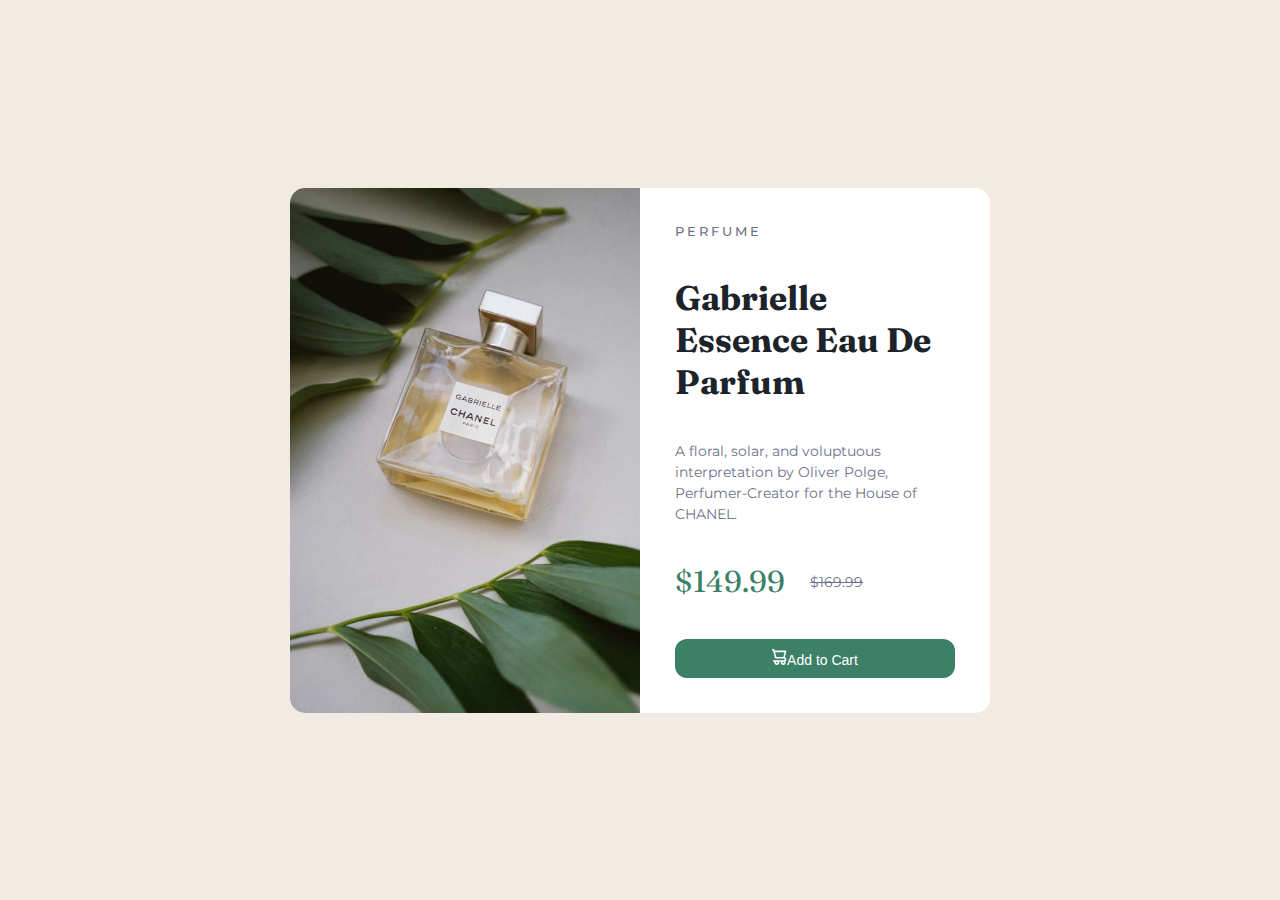
<file: index.html>
<!DOCTYPE html>
<html lang="en">
  <head>
    <meta charset="UTF-8" />
    <meta name="viewport" content="width=device-width, initial-scale=1.0" />
    <!-- displays site properly based on user's device -->

    <link rel="stylesheet" href="style.css" />

    <link
      rel="icon"
      type="image/png"
      sizes="32x32"
      href="./images/favicon-32x32.png"
    />
    <title>Product preview card component</title>
  </head>

  <body>
    <div>
      <div class="container">
        <div class="grid">
          <div class="img">
            <img src="images/image-product-desktop.jpg" alt="Perfume" />
          </div>
          <div class="card-content">
            <h6 class="product-category">Perfume</h6>
            <h2 class="product-name">Gabrielle Essence Eau De Parfum</h2>
            <p class="description">
              A floral, solar, and voluptuous interpretation by Oliver Polge,
              Perfumer-Creator for the House of CHANEL.
            </p>
            <div class="price">
              <p class="current-price">$149.99</p>
              <p class="old-price">$169.99</p>
            </div>
            <button class="cart">
              <img src="images/icon-cart.svg" alt="item cart" />Add to Cart
            </button>
          </div>
        </div>
      </div>
    </div>
  </body>
</html>
</file>
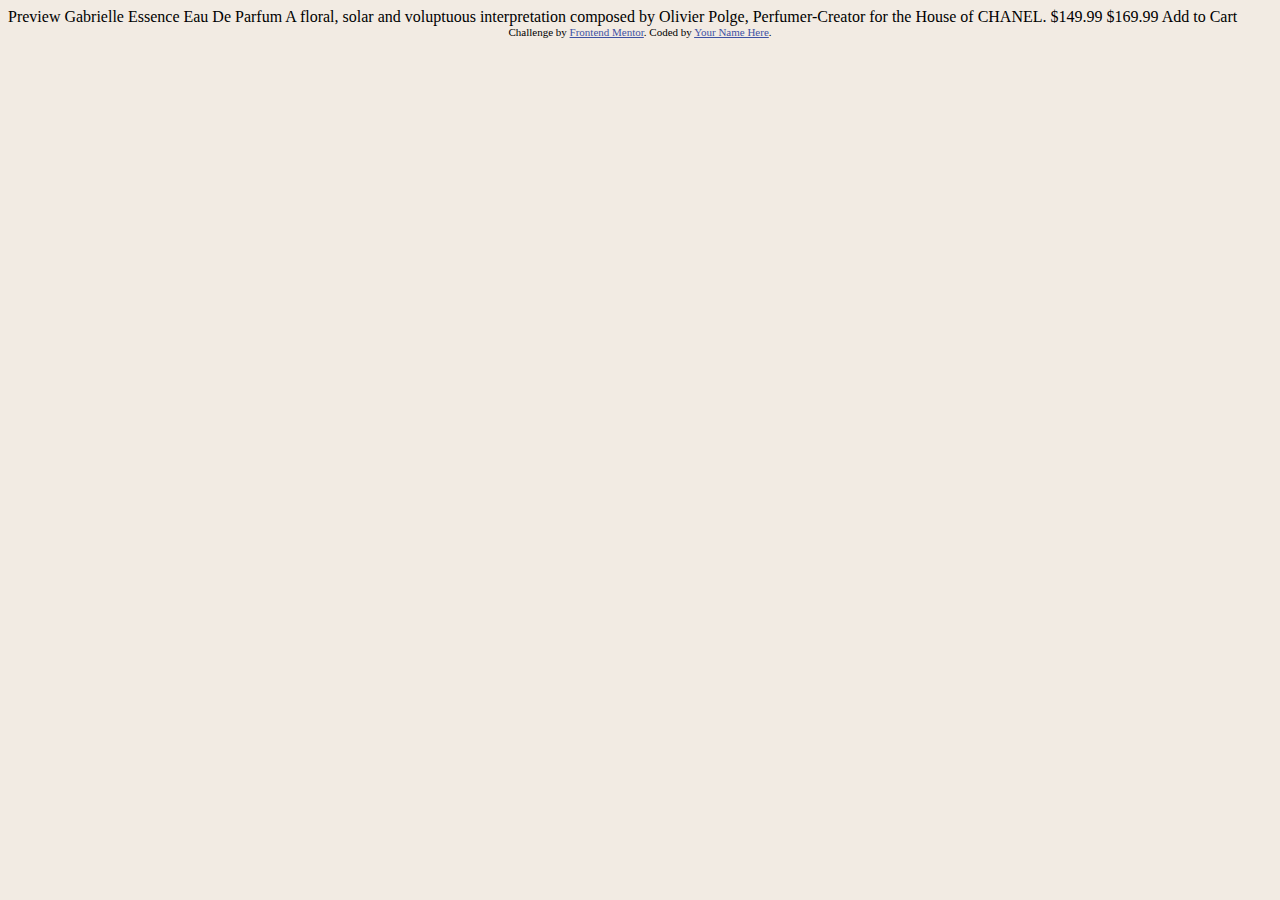
<file: product-preview-card-component-main/index.html>
<!DOCTYPE html>
<html lang="en">
  <head>
    <meta charset="UTF-8" />
    <meta name="viewport" content="width=device-width, initial-scale=1.0" />
    <!-- displays site properly based on user's device -->

    <link rel="stylesheet" type="text/css" href="style.css" />

    <link
      rel="icon"
      type="image/png"
      sizes="32x32"
      href="./images/favicon-32x32.png"
    />

    <title>Frontend Mentor | Product preview card component</title>
  </head>
  <body>
    Preview Gabrielle Essence Eau De Parfum A floral, solar and voluptuous
    interpretation composed by Olivier Polge, Perfumer-Creator for the House of
    CHANEL. $149.99 $169.99 Add to Cart

    <div class="attribution">
      Challenge by
      <a href="https://www.frontendmentor.io?ref=challenge" target="_blank"
        >Frontend Mentor</a
      >. Coded by <a href="#">Your Name Here</a>.
    </div>
  </body>
</html>
</file>
<file: style.css>
@import url("https://fonts.googleapis.com/css2?family=Fraunces:wght@700&family=Montserrat:wght@500;700&family=Outfit:wght@900&display=swap");

/* removes browser default padding/margin */
* {
  margin: 0;
  padding: 0;
  box-sizing: border-box;
}

body {
  background-color: hsl(30, 38%, 92%);
  font-family: "Montserrat", sans-serif;
  font-size: 14px;
  min-height: 100vh;
  display: flex;
  justify-content: center; /* this + align-items = centered in middle*/
  align-items: center;
}
.container {
  margin: 30px auto;
  padding: 0 30px;
}

.grid {
  display: grid;
  border-radius: 15px;
  background-color: hsl(0, 0%, 100%);
  max-width: 700px;
  grid-template-columns: 1fr 1fr; /*divides into column fractions*/
  overflow: hidden;
}
.img img {
  max-width: 100%;
  display: inherit; /* removes white border space around image*/
}

.card-content {
  padding: 35px;
  display: flex;
  flex-direction: column;
  justify-content: space-between; /*creates gaps between content*/
}

.product-category {
  letter-spacing: 3px;
  font-size: 13px;
  text-transform: uppercase;
  color: hsl(228, 12%, 48%);
  font-weight: 500;
}
.product-name {
  font-family: "Fraunces", serif;
  font-size: 34px;
  color: hsl(212, 21%, 14%);
}

.description {
  color: hsl(228, 12%, 48%);
  line-height: 1.5em;
}

.price {
  display: flex;
  align-items: center;
}

.current-price {
  font-family: "Fraunces", serif;
  font-size: 30px;
  padding-right: 25px;
  color: hsl(158, 36%, 37%);
}
.old-price {
  color: hsl(228, 12%, 48%);
  text-decoration: line-through;
}

.cart {
  background-color: hsl(158, 36%, 37%);
  color: white;
  font-size: 14px;
  padding: 10px;
  border: none;
  border-radius: 12px;
  cursor: pointer;
}

@media only screen and (max-width: 618px) {
  .grid {
    grid-template-columns: 1fr;
  }
  .img img {
    max-height: 290px;
    width: 100%;
    object-fit: cover;
  }
}
</file>
<file: product-preview-card-component-main/style.css>
html {
  background-color: hsl(30, 38%, 92%);
}

.attribution {
  font-size: 11px;
  text-align: center;
}
.attribution a {
  color: hsl(228, 45%, 44%);
}
</file>
